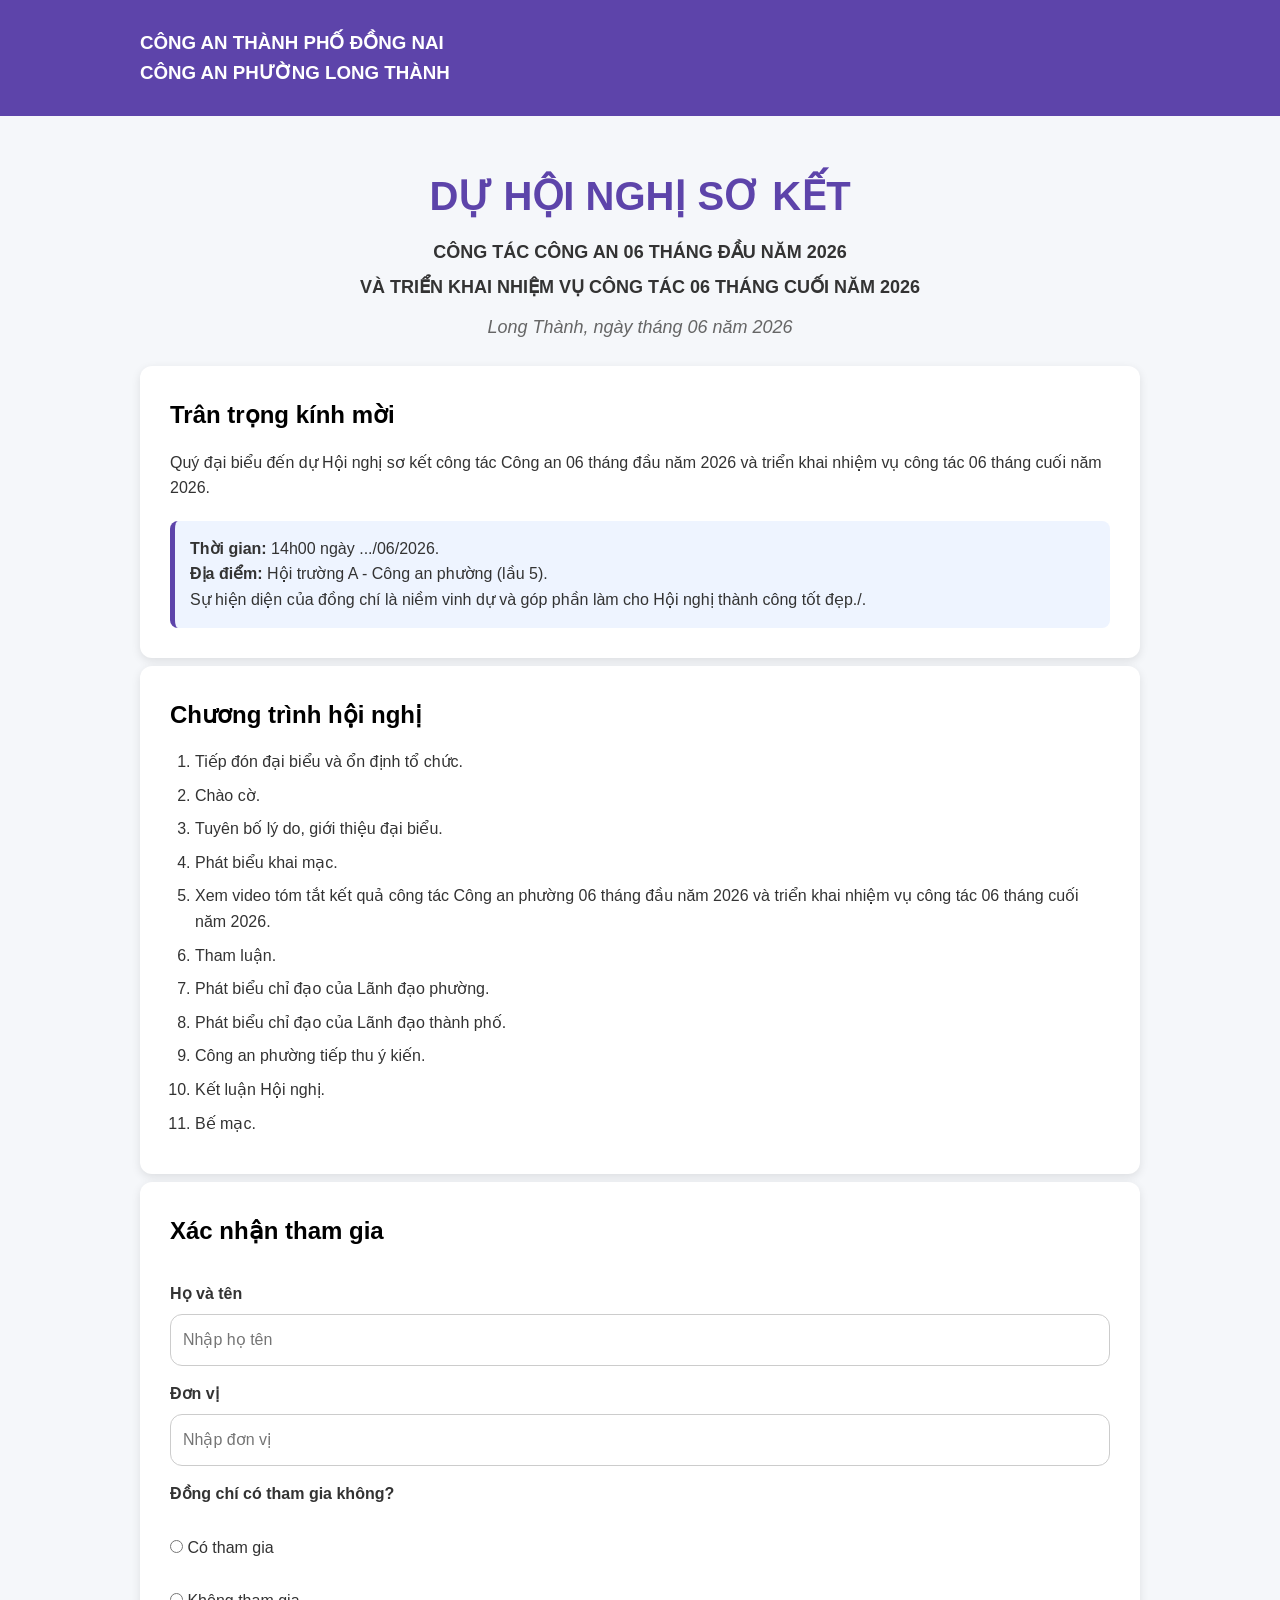
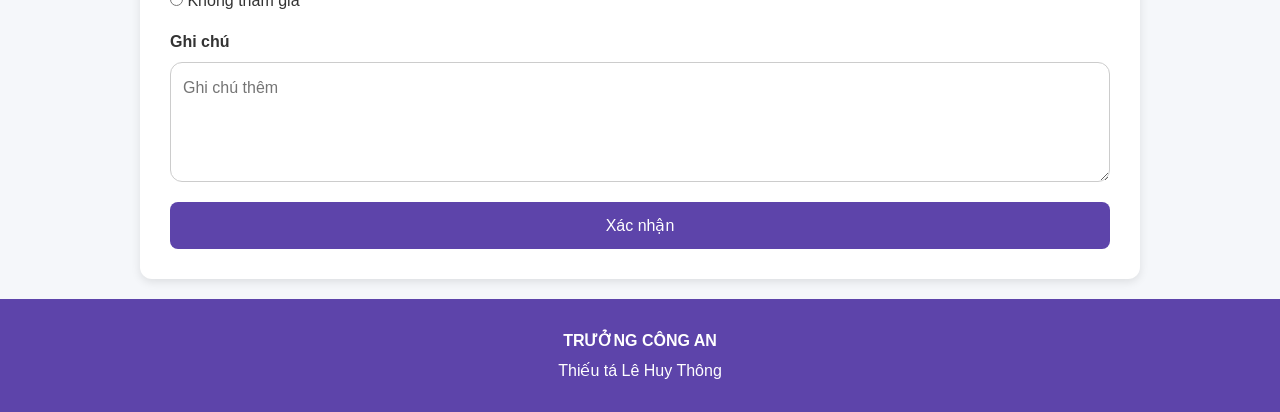
<file: index.html>
<!DOCTYPE html>
<html lang="vi">
<head>
    <meta charset="UTF-8">
    <meta name="viewport" content="width=device-width, initial-scale=1.0">
    <title>Thư mời tham dự hội nghị sơ kết</title>
    <link rel="stylesheet" href="style.css">
</head>
<body>

<header>
    <div class="container">
        <h3>CÔNG AN THÀNH PHỐ ĐỒNG NAI</h3>
        <h3>CÔNG AN PHƯỜNG LONG THÀNH</h3>
    </div>
</header>

<div class="sub-container container">
    <h1>DỰ HỘI NGHỊ SƠ KẾT</h1>
    <p>CÔNG TÁC CÔNG AN 06 THÁNG ĐẦU NĂM 2026</p>
    <p>VÀ TRIỂN KHAI NHIỆM VỤ CÔNG TÁC 06 THÁNG CUỐI NĂM 2026</p>
    <p class="date">Long Thành, ngày  tháng 06 năm 2026</p>
</div>

<section class="invite-container container">
    <h2>Trân trọng kính mời</h2>
    <p>
        Quý đại biểu đến dự Hội nghị sơ kết công tác Công an 06 tháng đầu năm 2026
        và triển khai nhiệm vụ công tác 06 tháng cuối năm 2026.
    </p>

    <div class="info-box">
        <p><strong>Thời gian:</strong> 14h00 ngày .../06/2026.</p>
        <p><strong>Địa điểm:</strong> Hội trường A - Công an phường (lầu 5).</p>
        <p>Sự hiện diện của đồng chí là niềm vinh dự và góp phần làm cho Hội nghị thành công tốt đẹp./.</p>
    </div>
</section>

<section class="program container">
    <h2>Chương trình hội nghị</h2>

    <ol>
        <li>Tiếp đón đại biểu và ổn định tổ chức.</li>
        <li>Chào cờ.</li>
        <li>Tuyên bố lý do, giới thiệu đại biểu.</li>
        <li>Phát biểu khai mạc.</li>
        <li>Xem video tóm tắt kết quả công tác Công an phường 06 tháng đầu năm 2026 và triển khai nhiệm vụ công tác 06 tháng cuối năm 2026.</li>
        <li>Tham luận.</li>
        <li>Phát biểu chỉ đạo của Lãnh đạo phường.</li>
        <li>Phát biểu chỉ đạo của Lãnh đạo thành phố.</li>
        <li>Công an phường tiếp thu ý kiến.</li>
        <li>Kết luận Hội nghị.</li>
        <li>Bế mạc.</li>
    </ol>
</section>

<section class="confirmation container">
    <h2>Xác nhận tham gia</h2>

    <form action="camon.html" method="get">
        <label for="fullname">Họ và tên</label>
        <input id="fullname" type="text" name="fullname" placeholder="Nhập họ tên" required>

        <label for="unit">Đơn vị</label>
        <input id="unit" type="text" name="unit" placeholder="Nhập đơn vị">

        <label>Đồng chí có tham gia không?</label>
        <div class="radio-group">
            <label>
                <input type="radio" name="attend" value="yes" required>
                Có tham gia
            </label>

            <label>
                <input type="radio" name="attend" value="no">
                Không tham gia
            </label>
        </div>

        <label for="note">Ghi chú</label>
        <textarea id="note" name="note" placeholder="Ghi chú thêm"></textarea>

        <button type="submit">Xác nhận</button>
    </form>
</section>

<footer>
    <p><strong>TRƯỞNG CÔNG AN</strong></p>
    <p>Thiếu tá Lê Huy Thông</p>
</footer>

</body>
</html>
</file>
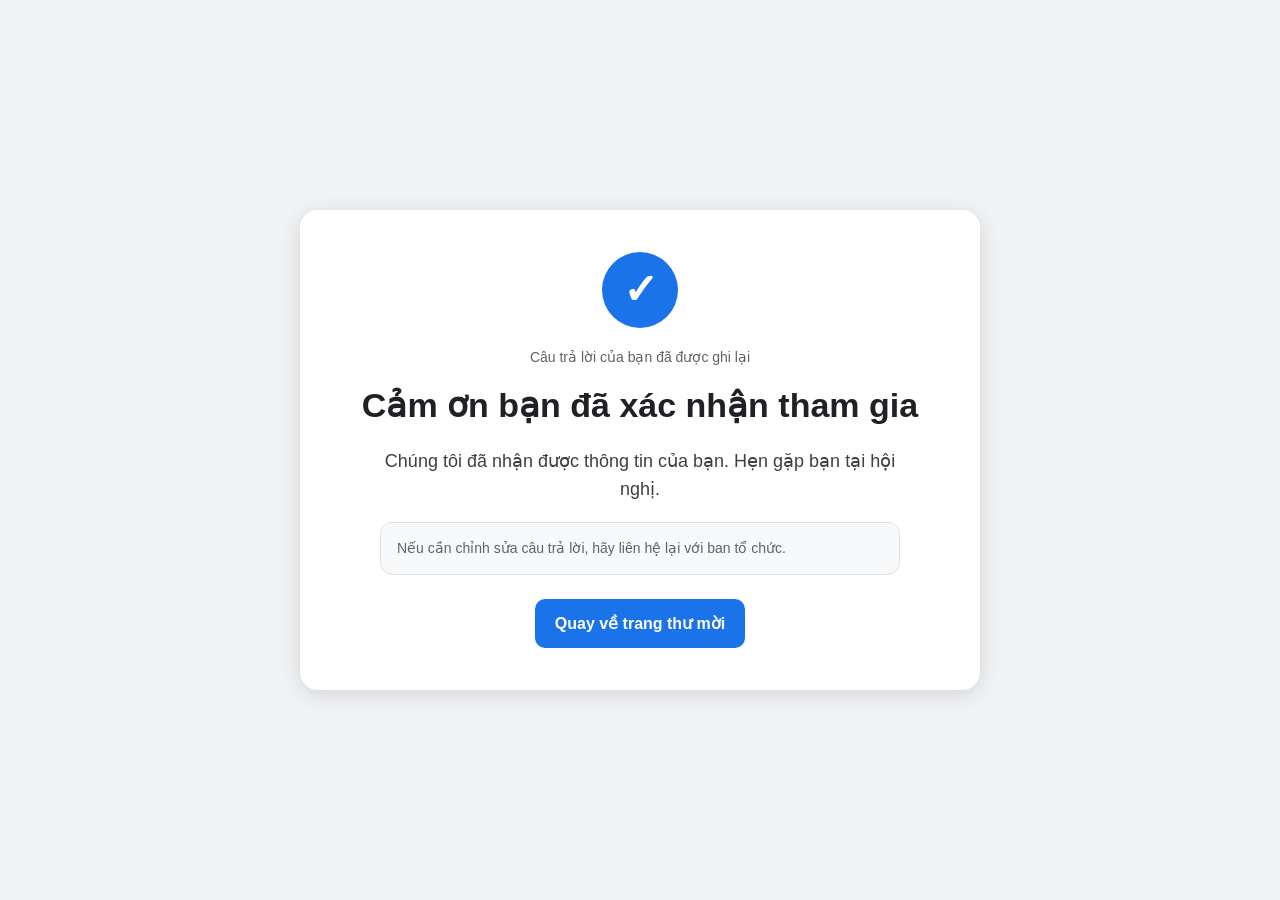
<file: camon.html>
<!DOCTYPE html>
<html lang="vi">
<head>
    <meta charset="UTF-8">
    <meta name="viewport" content="width=device-width, initial-scale=1.0">
    <title>Đã gửi xác nhận</title>
    <link rel="stylesheet" href="style.css">
</head>
<body class="thanks-page">

    <div class="thanks-card">
        <div class="thanks-icon">✓</div>

        <p class="thanks-label">Câu trả lời của bạn đã được ghi lại</p>

        <h1>Cảm ơn bạn đã xác nhận tham gia</h1>

        <p class="thanks-text">
            Chúng tôi đã nhận được thông tin của bạn.
            Hẹn gặp bạn tại hội nghị.
        </p>

        <div class="thanks-note">
            Nếu cần chỉnh sửa câu trả lời, hãy liên hệ lại với ban tổ chức.
        </div>

        <a href="index.html" class="thanks-btn">Quay về trang thư mời</a>
    </div>

</body>
</html>
</file>
<file: style.css>
/* chung */
* {
    margin: 0;
    padding: 0;
    box-sizing: border-box;
}

body {
    font-family: Arial, sans-serif;
    background: #f5f7fa;
    color: #333;
    line-height: 1.6;
}

.container {
    width: 90%;
    max-width: 1000px;
    margin: 8px auto;
    text-align: left;
}

header {
    background: #5D44AA;
    color: white;
    text-align: center;
    padding: 20px 10px;
}

.sub-container {
    text-align: center;
    padding: 20px 10px 10px;
}

.sub-container h1 {
    margin: 20px 0 10px;
    font-size: 40px;
    color: #5D44AA;
}

.sub-container p {
    font-size: 18px;
    font-weight: bold;
    margin-bottom: 6px;
}

.date {
    margin-top: 12px;
    font-style: italic;
    color: #666;
    font-weight: normal !important;
}

/* chung */
section {
    background: white;
    margin: 25px auto;
    padding: 30px;
    border-radius: 12px;
    box-shadow: 0 3px 10px rgba(0, 0, 0, 0.1);
    transition: 0.3s;
}

/* Trang3 */
section h2 {
    color: #000000;
    margin-bottom: 15px;
}

section:hover {
    transform: translateY(-3px);
}

h2:hover {
    color: #523C96;
}

.info-box {
    margin-top: 20px;
    background: #eef4ff;
    padding: 15px;
    border-left: 5px solid #5D44AA;
    border-radius: 8px;
}

.program ol {
    margin-left: 25px;
}

.program li {
    margin-bottom: 8px;
}

/* xác nhận */
.confirmation form {
    display: flex;
    flex-direction: column;
}

label {
    margin-top: 15px;
    font-weight: bold;
}

input,
textarea {
    margin-top: 8px;
    padding: 12px;
    border: 1px solid #ccc;
    border-radius: 12px;
    font: inherit;
    outline: none;
}

input:focus,
textarea:focus {
    border-color: #5D44AA;
    box-shadow: 0 0 0 3px rgba(93, 68, 170, 0.12);
}

textarea {
    height: 120px;
    resize: vertical;
}

.radio-group {
    margin-top: 10px;
    display: grid;
    gap: 10px;
}

.radio-group label {
    display: block;
    margin-bottom: 0;
    font-weight: normal;
}

/* nút */
button {
    margin-top: 20px;
    background: #5D44AA;
    color: white;
    border: none;
    padding: 14px;
    border-radius: 8px;
    cursor: pointer;
    font-size: 16px;
    transition: 0.3s;
}

button:hover {
    background: #523C96;
    transform: translateY(-2px);
    box-shadow: 0 5px 15px rgba(0, 0, 0, 0.2);
}

/* cuối trang */
footer {
    background: #5D44AA;
    color: white;
    text-align: center;
    padding: 25px;
    margin-top: 20px;
}

footer p {
    margin: 4px 0;
}

/* Responsive */
@media (max-width: 768px) {
    .sub-container h1 {
        font-size: 28px;
    }

    section {
        padding: 20px;
    }
}

/* camonhtml */
.thanks-page {
    margin: 0;
    min-height: 100vh;
    display: flex;
    align-items: center;
    justify-content: center;
    background: #f1f2f4;
    font-family: Arial, Helvetica, sans-serif;
    color: #5D44AA;
}

.thanks-card {
    width: min(680px, calc(100% - 32px));
    background: #fff;
    border-radius: 18px;
    box-shadow: 0 4px 20px rgba(0, 0, 0, 0.12);
    padding: 42px 32px;
    text-align: center;
}

.thanks-icon {
    width: 76px;
    height: 76px;
    border-radius: 50%;
    margin: 0 auto 18px;
    display: flex;
    align-items: center;
    justify-content: center;
    background: #1a73e8;
    color: #fff;
    font-size: 42px;
    font-weight: 700;
}

.thanks-label {
    margin: 0 0 10px;
    color: #5f6368;
    font-size: 14px;
}

.thanks-card h1 {
    margin: 0 0 14px;
    font-size: 34px;
    color: #202124;
}

.thanks-text {
    margin: 0 auto 18px;
    max-width: 520px;
    font-size: 18px;
    line-height: 1.6;
    color: #3c4043;
}

.thanks-note {
    margin: 0 auto 24px;
    max-width: 520px;
    padding: 14px 16px;
    background: #f8f9fa;
    border: 1px solid #e0e0e0;
    border-radius: 12px;
    color: #5f6368;
    font-size: 14px;
    text-align: left;
}

.thanks-btn {
    display: inline-block;
    padding: 12px 20px;
    border-radius: 10px;
    background: #1a73e8;
    color: #fff;
    text-decoration: none;
    font-weight: 700;
    transition: 0.2s;
}

.thanks-btn:hover {
    background: #1558b0;
}
</file>
